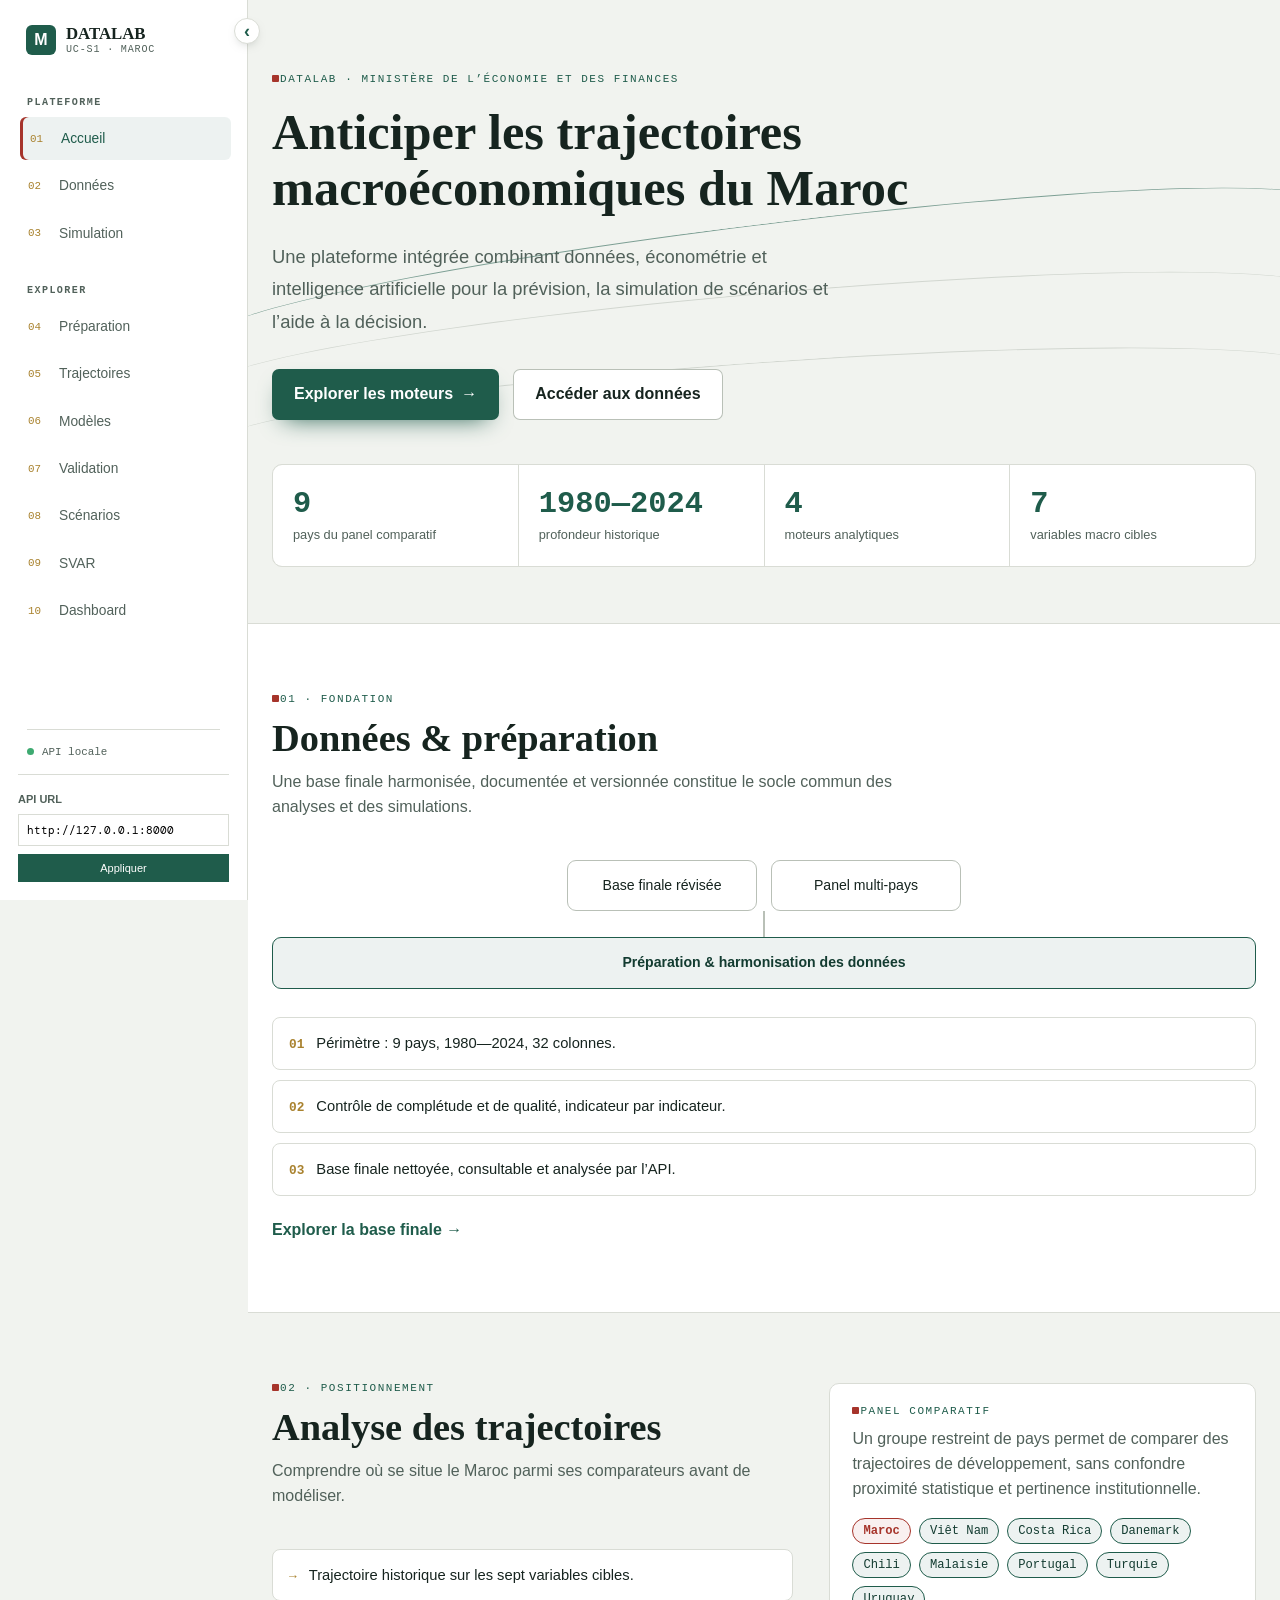
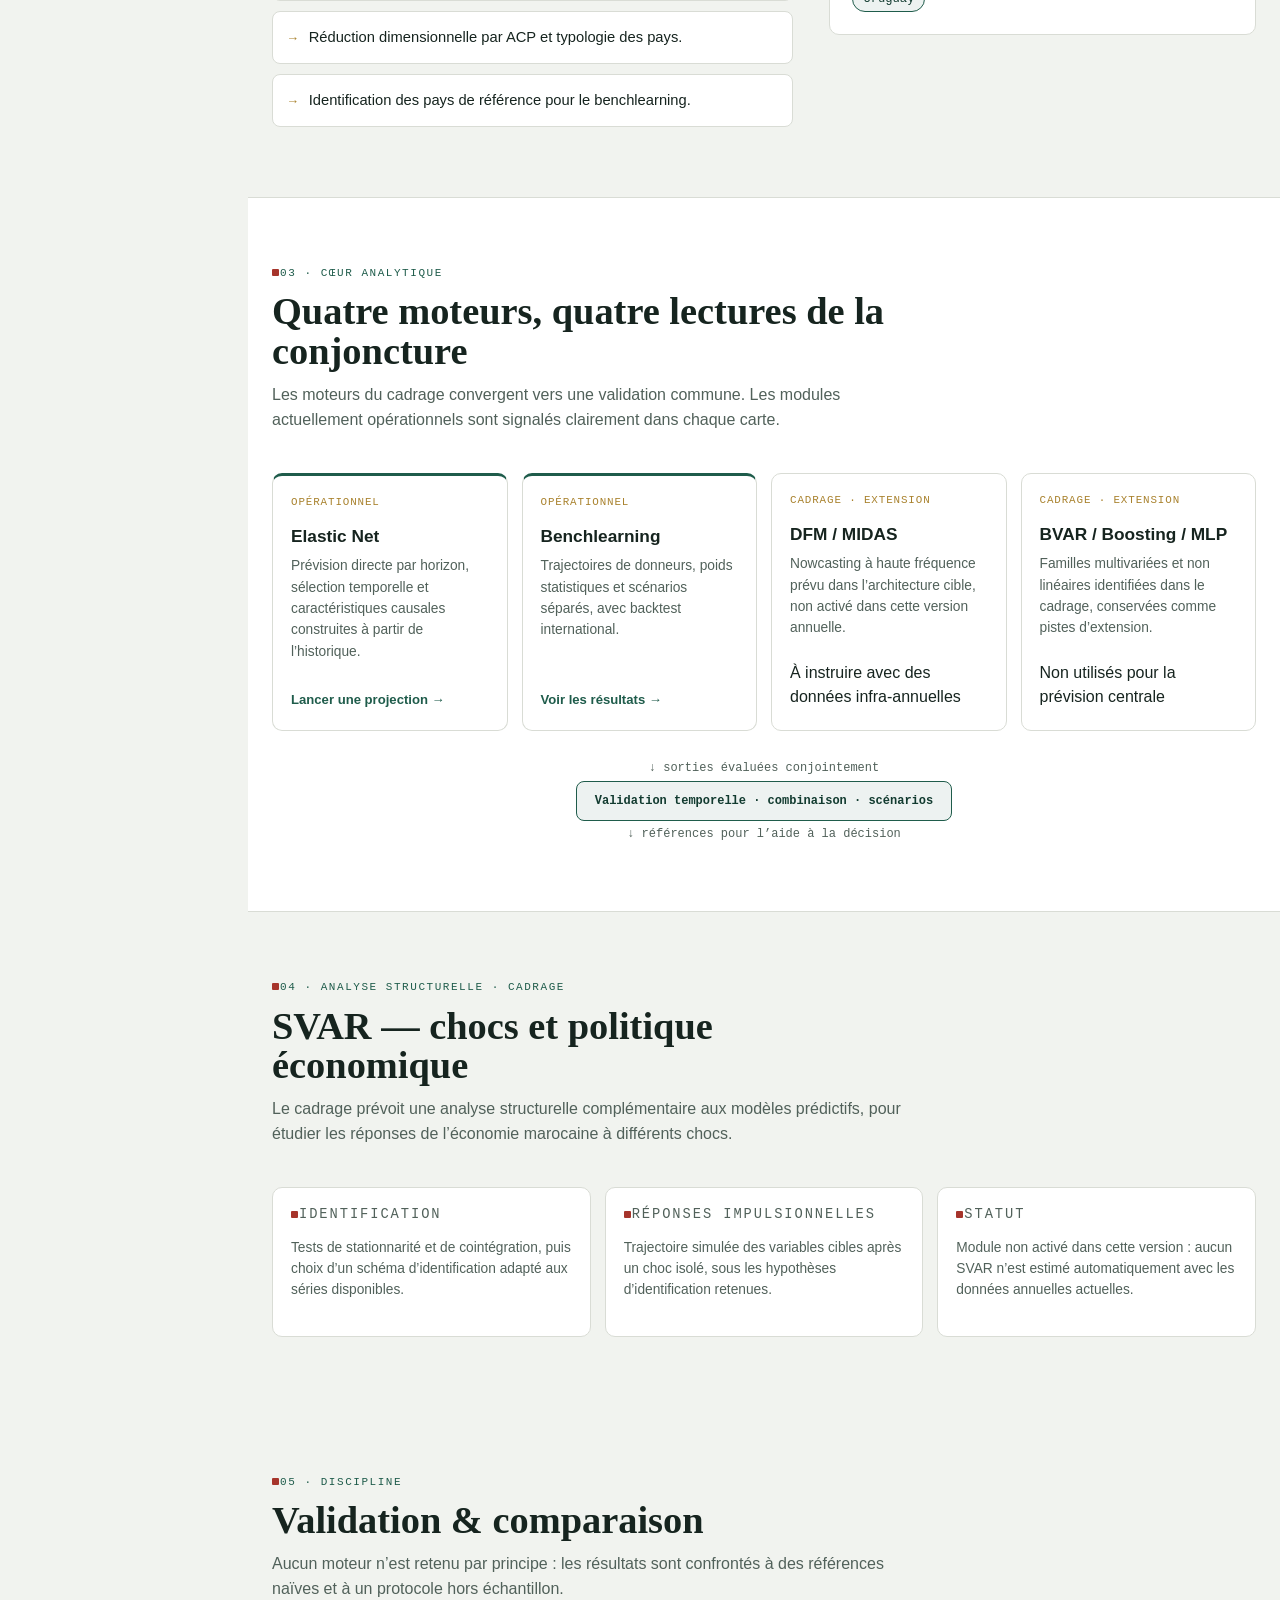
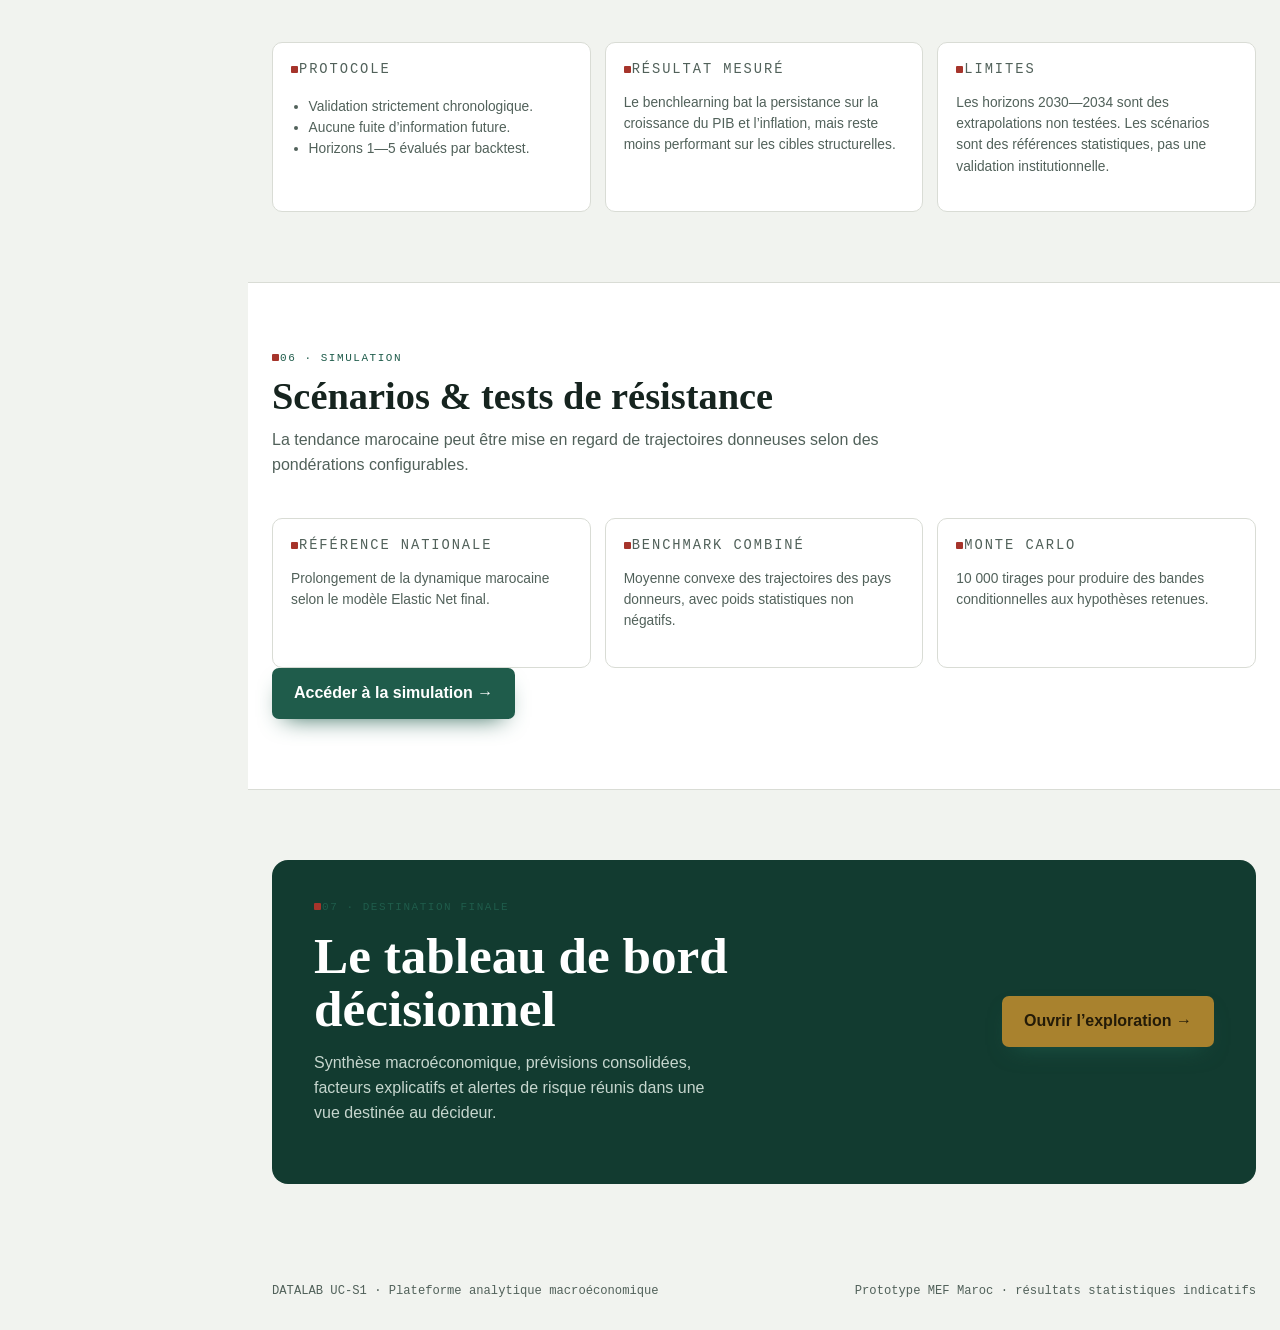
<file: interface/index.html>
<!doctype html>
<html lang="fr">
<head>
  <meta charset="utf-8">
  <meta name="viewport" content="width=device-width, initial-scale=1">
  <title>DATALAB UC-S1 | MEF Maroc</title>
  <link rel="stylesheet" href="styles.css">
</head>
<body class="maquette-home with-sidebar">
  <aside class="side-menu" aria-label="Menu principal"><a class="side-brand" href="index.html"><span class="site-mark">M</span><span>DATALAB<small>UC-S1 · MAROC</small></span></a><p class="side-label">PLATEFORME</p><nav><a class="active" href="index.html"><span>01</span>Accueil</a><a href="data.html"><span>02</span>Données</a><a href="simulation.html"><span>03</span>Simulation</a></nav><p class="side-label">EXPLORER</p><nav><a href="#donnees"><span>04</span>Préparation</a><a href="#trajectoires"><span>05</span>Trajectoires</a><a href="#moteurs"><span>06</span>Modèles</a><a href="#validation"><span>07</span>Validation</a><a href="#scenarios"><span>08</span>Scénarios</a></nav><div class="side-foot"><span class="status-dot online"></span><span>API locale</span></div><div class="api-config-side"><label for="apiUrlInput">API URL</label><input id="apiUrlInput" type="text" placeholder="http://127.0.0.1:8000" value="http://127.0.0.1:8000"><button id="apiUrlButton" class="secondary-button" type="button">Appliquer</button></div></aside>
  <main id="accueil">
    <section class="maquette-hero"><div class="hero-lines" aria-hidden="true"><span></span><span></span><span></span></div><div class="content-wrap hero-content"><p class="eyebrow">DATALAB · MINISTÈRE DE L’ÉCONOMIE ET DES FINANCES</p><h1>Anticiper les trajectoires macroéconomiques du Maroc</h1><p class="hero-lede">Une plateforme intégrée combinant données, économétrie et intelligence artificielle pour la prévision, la simulation de scénarios et l’aide à la décision.</p><div class="hero-actions"><a class="maquette-button primary" href="#moteurs">Explorer les moteurs <span>→</span></a><a class="maquette-button ghost" href="data.html">Accéder aux données</a></div><div class="kpi-band"><div><strong>9</strong><span>pays du panel comparatif</span></div><div><strong>1980—2024</strong><span>profondeur historique</span></div><div><strong>4</strong><span>moteurs analytiques</span></div><div><strong>7</strong><span>variables macro cibles</span></div></div></div></section>
    <section id="donnees" class="maquette-section alt"><div class="content-wrap"><div class="section-head"><p class="eyebrow">01 · FONDATION</p><h2>Données & préparation</h2><p>Une base finale harmonisée, documentée et versionnée constitue le socle commun des analyses et des simulations.</p></div><div class="flow-row"><div class="flow-node">Base finale révisée</div><div class="flow-node">Panel multi-pays</div></div><div class="flow-line"></div><div class="flow-node wide tinted">Préparation & harmonisation des données</div><div class="traj-list"><div><b>01</b><span>Périmètre : 9 pays, 1980—2024, 32 colonnes.</span></div><div><b>02</b><span>Contrôle de complétude et de qualité, indicateur par indicateur.</span></div><div><b>03</b><span>Base finale nettoyée, consultable et analysée par l’API.</span></div></div><a class="inline-link" href="data.html">Explorer la base finale →</a></div></section>
    <section id="trajectoires" class="maquette-section"><div class="content-wrap two-columns"><div><div class="section-head"><p class="eyebrow">02 · POSITIONNEMENT</p><h2>Analyse des trajectoires</h2><p>Comprendre où se situe le Maroc parmi ses comparateurs avant de modéliser.</p></div><div class="traj-list"><div><b>→</b><span>Trajectoire historique sur les sept variables cibles.</span></div><div><b>→</b><span>Réduction dimensionnelle par ACP et typologie des pays.</span></div><div><b>→</b><span>Identification des pays de référence pour le benchlearning.</span></div></div></div><div class="country-panel"><p class="eyebrow">PANEL COMPARATIF</p><p>Un groupe restreint de pays permet de comparer des trajectoires de développement, sans confondre proximité statistique et pertinence institutionnelle.</p><div class="chips"><span class="focus">Maroc</span><span>Viêt Nam</span><span>Costa Rica</span><span>Danemark</span><span>Chili</span><span>Malaisie</span><span>Portugal</span><span>Turquie</span><span>Uruguay</span></div></div></div></section>
    <section id="moteurs" class="maquette-section alt"><div class="content-wrap"><div class="section-head"><p class="eyebrow">03 · CŒUR ANALYTIQUE</p><h2>Quatre moteurs, quatre lectures de la conjoncture</h2><p>Les moteurs du cadrage convergent vers une validation commune. Les modules actuellement opérationnels sont signalés clairement dans chaque carte.</p></div><div class="engine-grid"><article class="engine-card active"><p class="engine-tag">OPÉRATIONNEL</p><h3>Elastic Net</h3><p>Prévision directe par horizon, sélection temporelle et caractéristiques causales construites à partir de l’historique.</p><a href="simulation.html">Lancer une projection →</a></article><article class="engine-card active"><p class="engine-tag">OPÉRATIONNEL</p><h3>Benchlearning</h3><p>Trajectoires de donneurs, poids statistiques et scénarios séparés, avec backtest international.</p><a href="#validation">Voir les résultats →</a></article><article class="engine-card"><p class="engine-tag">CADRAGE · EXTENSION</p><h3>DFM / MIDAS</h3><p>Nowcasting à haute fréquence prévu dans l’architecture cible, non activé dans cette version annuelle.</p><span>À instruire avec des données infra-annuelles</span></article><article class="engine-card"><p class="engine-tag">CADRAGE · EXTENSION</p><h3>BVAR / Boosting / MLP</h3><p>Familles multivariées et non linéaires identifiées dans le cadrage, conservées comme pistes d’extension.</p><span>Non utilisés pour la prévision centrale</span></article></div><div class="convergence"><span>↓ sorties évaluées conjointement</span><strong>Validation temporelle · combinaison · scénarios</strong><span>↓ références pour l’aide à la décision</span></div></div></section>
    <section id="svar" class="maquette-section"><div class="content-wrap"><div class="section-head"><p class="eyebrow">04 · ANALYSE STRUCTURELLE · CADRAGE</p><h2>SVAR — chocs et politique économique</h2><p>Le cadrage prévoit une analyse structurelle complémentaire aux modèles prédictifs, pour étudier les réponses de l’économie marocaine à différents chocs.</p></div><div class="preview-grid"><article><p class="eyebrow">IDENTIFICATION</p><p>Tests de stationnarité et de cointégration, puis choix d’un schéma d’identification adapté aux séries disponibles.</p></article><article><p class="eyebrow">RÉPONSES IMPULSIONNELLES</p><p>Trajectoire simulée des variables cibles après un choc isolé, sous les hypothèses d’identification retenues.</p></article><article><p class="eyebrow">STATUT</p><p>Module non activé dans cette version : aucun SVAR n’est estimé automatiquement avec les données annuelles actuelles.</p></article></div></div></section>
    <section id="validation" class="maquette-section"><div class="content-wrap"><div class="section-head"><p class="eyebrow">05 · DISCIPLINE</p><h2>Validation & comparaison</h2><p>Aucun moteur n’est retenu par principe : les résultats sont confrontés à des références naïves et à un protocole hors échantillon.</p></div><div class="preview-grid"><article><p class="eyebrow">PROTOCOLE</p><ul><li>Validation strictement chronologique.</li><li>Aucune fuite d’information future.</li><li>Horizons 1—5 évalués par backtest.</li></ul></article><article><p class="eyebrow">RÉSULTAT MESURÉ</p><p>Le benchlearning bat la persistance sur la croissance du PIB et l’inflation, mais reste moins performant sur les cibles structurelles.</p></article><article><p class="eyebrow">LIMITES</p><p>Les horizons 2030—2034 sont des extrapolations non testées. Les scénarios sont des références statistiques, pas une validation institutionnelle.</p></article></div></div></section>
    <section id="scenarios" class="maquette-section alt"><div class="content-wrap"><div class="section-head"><p class="eyebrow">06 · SIMULATION</p><h2>Scénarios & tests de résistance</h2><p>La tendance marocaine peut être mise en regard de trajectoires donneuses selon des pondérations configurables.</p></div><div class="preview-grid"><article><p class="eyebrow">RÉFÉRENCE NATIONALE</p><p>Prolongement de la dynamique marocaine selon le modèle Elastic Net final.</p></article><article><p class="eyebrow">BENCHMARK COMBINÉ</p><p>Moyenne convexe des trajectoires des pays donneurs, avec poids statistiques non négatifs.</p></article><article><p class="eyebrow">MONTE CARLO</p><p>10 000 tirages pour produire des bandes conditionnelles aux hypothèses retenues.</p></article></div><a class="maquette-button primary" href="simulation.html">Accéder à la simulation →</a></div></section>
    <section id="dashboard" class="maquette-section"><div class="content-wrap dashboard-cta"><div><p class="eyebrow">07 · DESTINATION FINALE</p><h2>Le tableau de bord décisionnel</h2><p>Synthèse macroéconomique, prévisions consolidées, facteurs explicatifs et alertes de risque réunis dans une vue destinée au décideur.</p></div><a class="maquette-button primary" href="data.html">Ouvrir l’exploration →</a></div></section>
  </main>
  <footer class="site-footer content-wrap"><span>DATALAB UC-S1 · Plateforme analytique macroéconomique</span><span>Prototype MEF Maroc · résultats statistiques indicatifs</span></footer>
  <script src="api-config.js"></script>
  <script src="sidebar.js"></script>
</body>
</html>
</file>
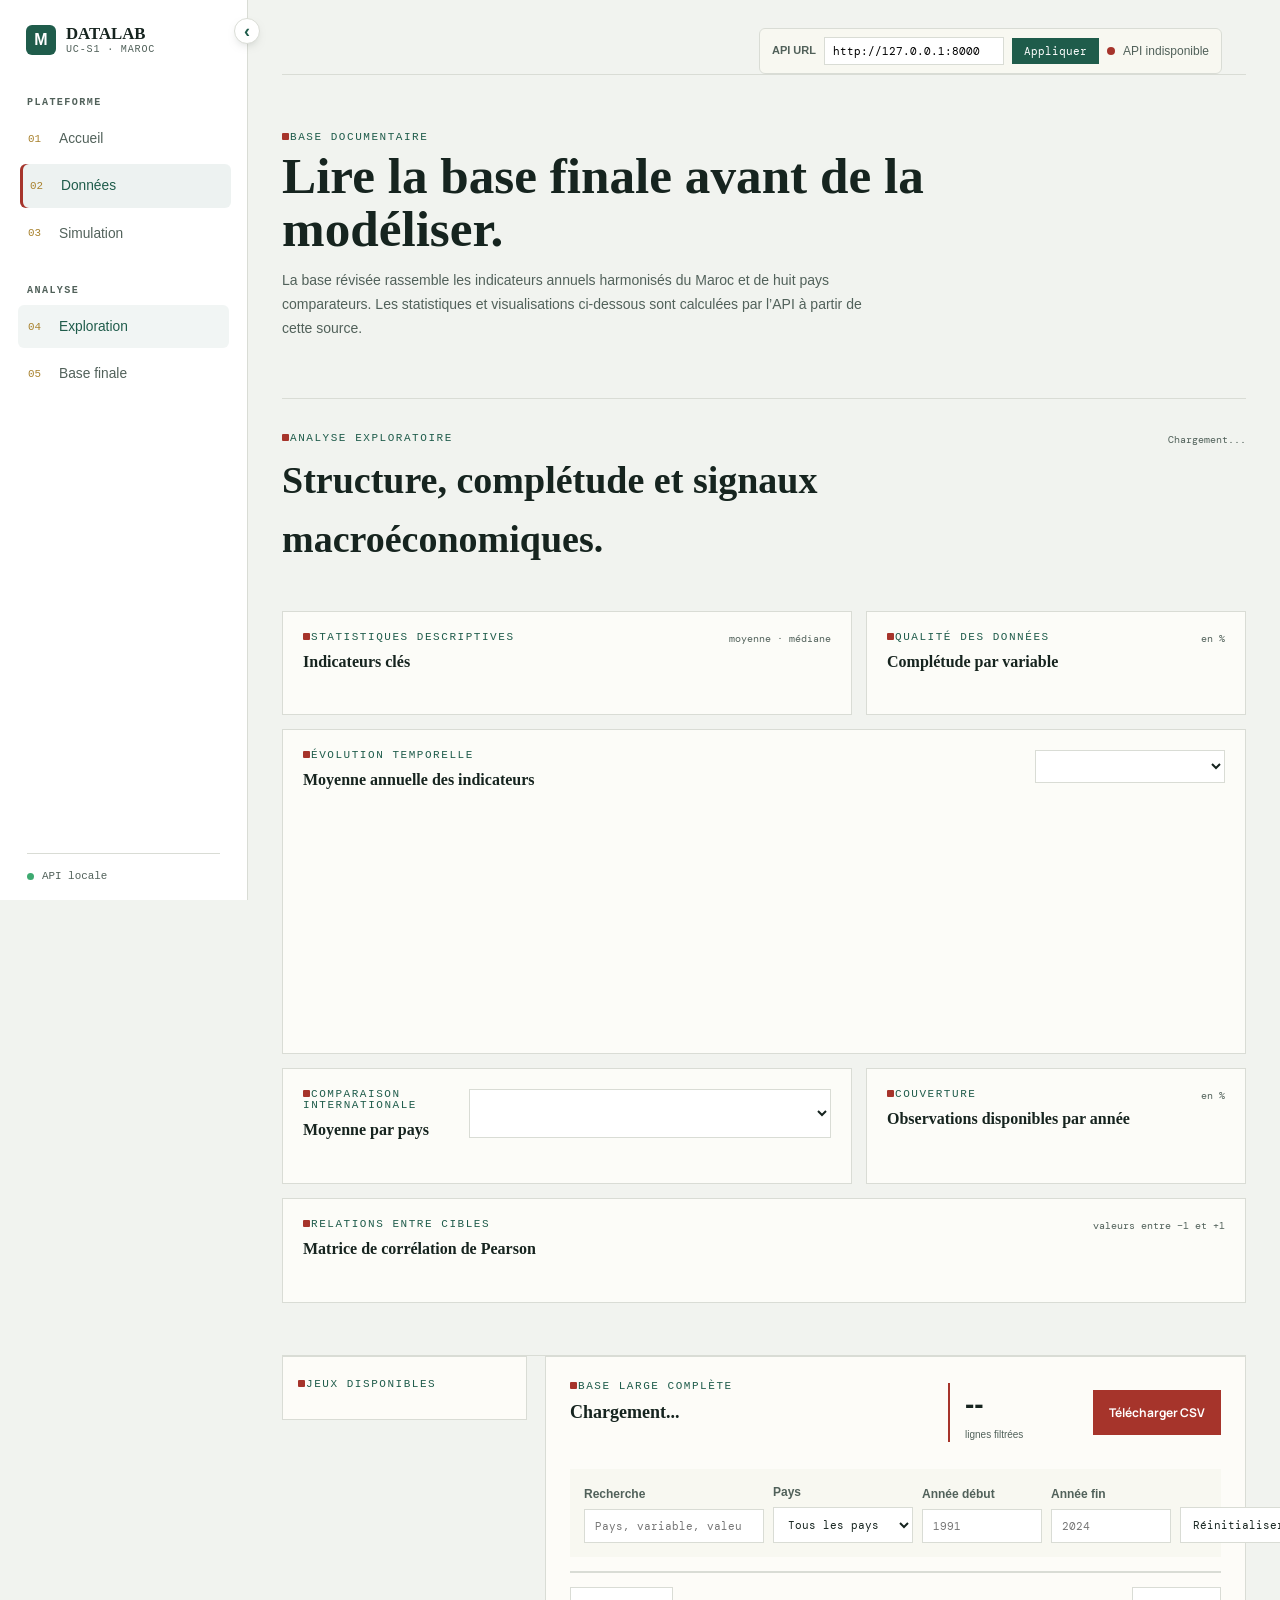
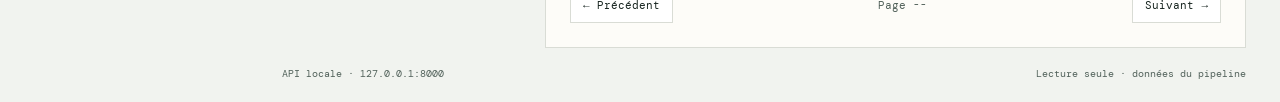
<file: interface/data.html>
<!doctype html>
<html lang="fr">
<head>
  <meta charset="utf-8">
  <meta name="viewport" content="width=device-width, initial-scale=1">
  <title>MEF Maroc | Données</title>
  <link rel="stylesheet" href="styles.css">
  <link rel="stylesheet" href="data.css">
</head>
<body class="with-sidebar">
  <aside class="side-menu" aria-label="Menu principal"><a class="side-brand" href="index.html"><span class="site-mark">M</span><span>DATALAB<small>UC-S1 · MAROC</small></span></a><p class="side-label">PLATEFORME</p><nav><a href="index.html"><span>01</span>Accueil</a><a class="active" href="data.html"><span>02</span>Données</a><a href="simulation.html"><span>03</span>Simulation</a></nav><p class="side-label">ANALYSE</p><nav><a class="active-soft" href="#analysisTitle"><span>04</span>Exploration</a><a href="#datasetTitle"><span>05</span>Base finale</a></nav><div class="side-foot"><span class="status-dot online"></span><span>API locale</span></div></aside>
  <main class="shell data-shell">
    <header class="site-nav"><div class="site-nav-inner"><a class="site-brand" href="index.html" aria-label="Datalab UC-S1, accueil"><span class="site-mark">M</span><span>DATALAB<small>UC-S1 · MAROC</small></span></a><nav class="site-links" aria-label="Navigation principale"><a href="index.html">Accueil</a><a class="current" href="data.html">Données</a><a href="simulation.html">Simulation</a></nav><div class="api-config"><label for="apiUrlInput">API URL</label><input id="apiUrlInput" type="text" placeholder="http://127.0.0.1:8000" value="http://127.0.0.1:8000"><button id="apiUrlButton" class="secondary-button" type="button">Appliquer</button><div class="api-status" id="apiStatus"><span class="status-dot"></span><span>Connexion...</span></div></div></div></header>

    <section class="data-intro">
      <p class="eyebrow">BASE DOCUMENTAIRE</p>
      <h2>Lire la base finale avant de la modéliser.</h2>
      <p class="lede">La base révisée rassemble les indicateurs annuels harmonisés du Maroc et de huit pays comparateurs. Les statistiques et visualisations ci-dessous sont calculées par l’API à partir de cette source.</p>
    </section>

    <section class="analysis-section" aria-labelledby="analysisTitle">
      <div class="analysis-heading"><div><p class="eyebrow">ANALYSE EXPLORATOIRE</p><h3 id="analysisTitle">Structure, complétude et signaux macroéconomiques.</h3></div><span id="analysisScope" class="analysis-scope">Chargement...</span></div>
      <div id="analysisError" class="analysis-error" hidden></div>
      <div class="kpi-grid" id="analysisKpis"></div>
      <div class="analysis-grid">
        <section class="chart-panel"><div class="chart-heading"><div><p class="eyebrow">STATISTIQUES DESCRIPTIVES</p><h4>Indicateurs clés</h4></div><span class="chart-note">moyenne · médiane</span></div><div id="summaryChart" class="summary-chart"></div></section>
        <section class="chart-panel"><div class="chart-heading"><div><p class="eyebrow">QUALITÉ DES DONNÉES</p><h4>Complétude par variable</h4></div><span class="chart-note">en %</span></div><div id="missingChart" class="missing-chart"></div></section>
      </div>
      <section class="chart-panel trend-panel"><div class="chart-heading"><div><p class="eyebrow">ÉVOLUTION TEMPORELLE</p><h4>Moyenne annuelle des indicateurs</h4></div><select id="trendIndicator" aria-label="Indicateur de tendance"></select></div><div id="trendChart" class="trend-chart"></div></section>
      <div class="analysis-grid additional-analysis"><section class="chart-panel"><div class="chart-heading"><div><p class="eyebrow">COMPARAISON INTERNATIONALE</p><h4>Moyenne par pays</h4></div><select id="countryIndicator" aria-label="Indicateur par pays"></select></div><div id="countryChart" class="country-chart"></div></section><section class="chart-panel"><div class="chart-heading"><div><p class="eyebrow">COUVERTURE</p><h4>Observations disponibles par année</h4></div><span class="chart-note">en %</span></div><div id="coverageChart" class="coverage-chart"></div></section></div>
      <section class="chart-panel correlation-panel"><div class="chart-heading"><div><p class="eyebrow">RELATIONS ENTRE CIBLES</p><h4>Matrice de corrélation de Pearson</h4></div><span class="chart-note">valeurs entre −1 et +1</span></div><div id="correlationChart" class="correlation-chart"></div></section>
    </section>

    <section class="dataset-layout">
      <aside class="dataset-sidebar">
        <p class="eyebrow">JEUX DISPONIBLES</p>
        <div id="datasetList" class="dataset-list"></div>
      </aside>
      <section class="data-viewer">
        <div class="viewer-heading"><div><p class="eyebrow" id="datasetEyebrow">BASE LARGE COMPLÈTE</p><h3 id="datasetTitle">Chargement...</h3><p id="datasetDescription" class="field-note"></p></div><div class="viewer-actions"><div class="row-count"><strong id="rowCount">--</strong><span>lignes filtrées</span></div><button id="downloadButton" class="primary-button" type="button">Télécharger CSV</button></div></div>
        <div class="filters">
          <label>Recherche<input id="searchInput" type="search" placeholder="Pays, variable, valeur..."></label>
          <label>Pays<select id="countryFilter"><option value="">Tous les pays</option></select></label>
          <label>Année début<input id="yearStart" type="number" placeholder="1991"></label>
          <label>Année fin<input id="yearEnd" type="number" placeholder="2024"></label>
          <button id="resetFilters" class="secondary-button" type="button">Réinitialiser</button>
        </div>
        <div class="data-table-wrap"><table class="data-table"><thead id="dataHead"></thead><tbody id="dataBody"></tbody></table><div id="dataEmpty" class="data-empty" hidden>Aucune observation ne correspond aux filtres.</div></div>
        <div class="pagination"><button id="previousPage" class="secondary-button" type="button">← Précédent</button><span id="pageInfo">Page --</span><button id="nextPage" class="secondary-button" type="button">Suivant →</button></div>
      </section>
    </section>
    <footer><span>API locale · <span id="apiEndpoint">127.0.0.1:8000</span></span><span id="dataStatus">Lecture seule · données du pipeline</span></footer>
  </main>
  <script src="api-config.js"></script><script src="data.js"></script><script src="sidebar.js"></script>
</body>
</html>
</file>
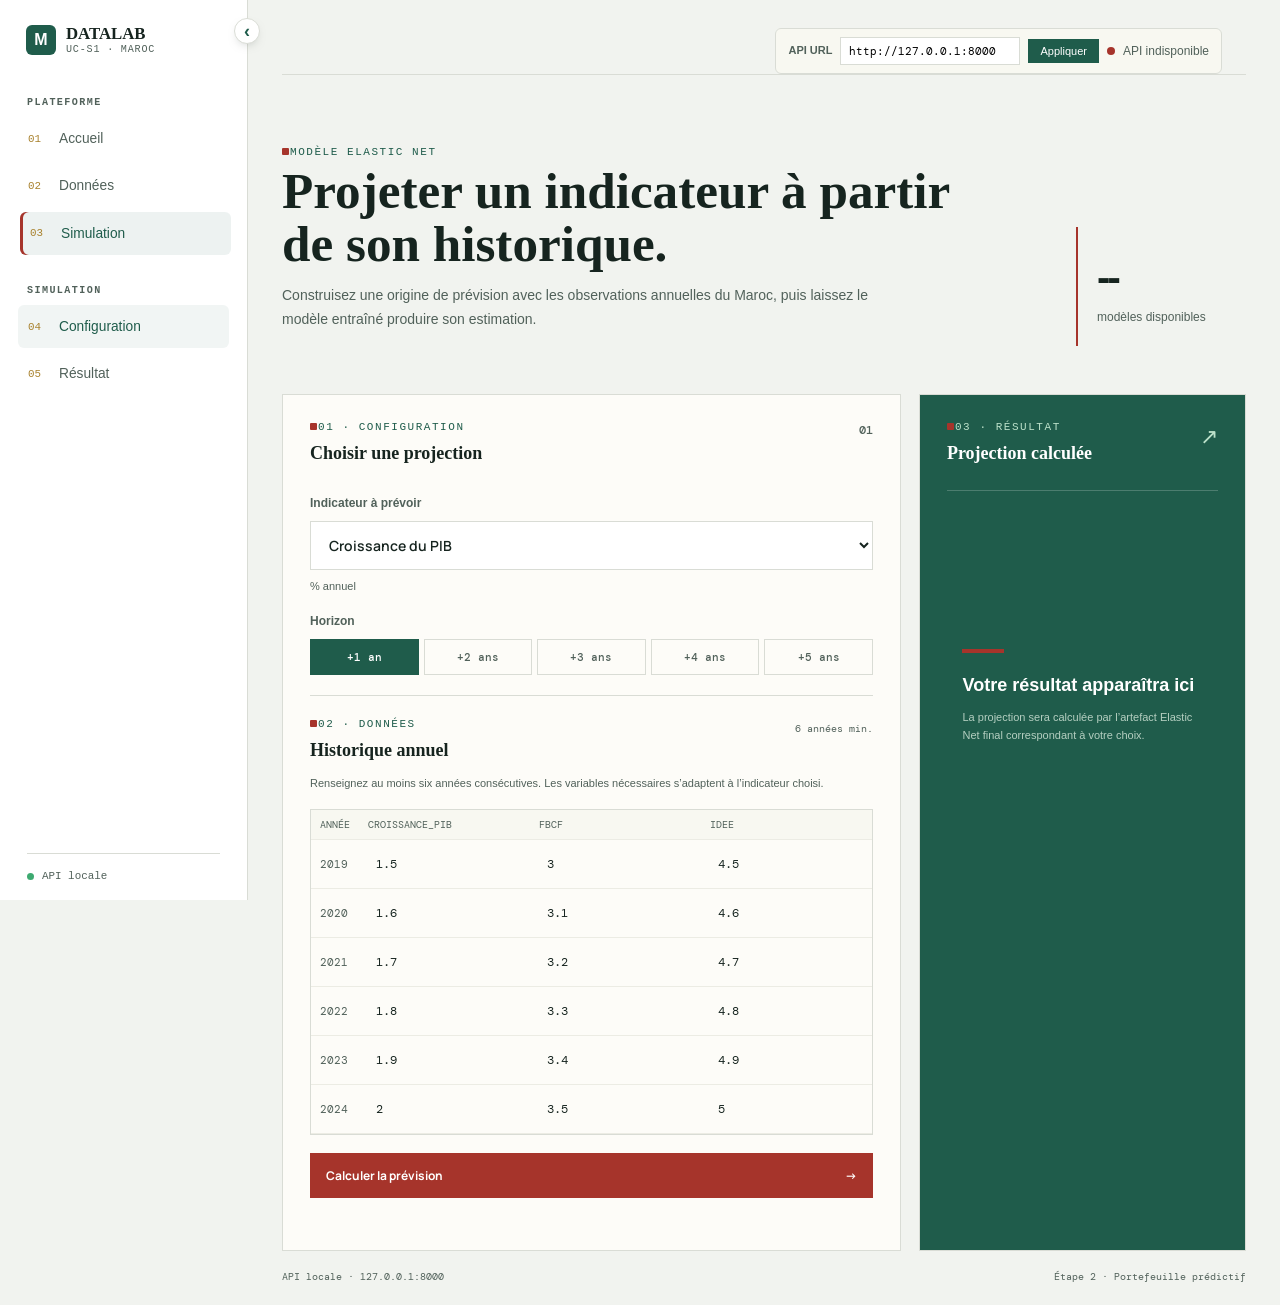
<file: interface/simulation.html>
<!doctype html>
<html lang="fr">
<head>
  <meta charset="utf-8">
  <meta name="viewport" content="width=device-width, initial-scale=1">
  <title>MEF Maroc | Simulation</title>
  <link rel="stylesheet" href="styles.css">
</head>
<body class="with-sidebar">
  <aside class="side-menu" aria-label="Menu principal"><a class="side-brand" href="index.html"><span class="site-mark">M</span><span>DATALAB<small>UC-S1 · MAROC</small></span></a><p class="side-label">PLATEFORME</p><nav><a href="index.html"><span>01</span>Accueil</a><a href="data.html"><span>02</span>Données</a><a class="active" href="simulation.html"><span>03</span>Simulation</a></nav><p class="side-label">SIMULATION</p><nav><a class="active-soft" href="#forecastForm"><span>04</span>Configuration</a><a href="#resultContent"><span>05</span>Résultat</a></nav><div class="side-foot"><span class="status-dot online"></span><span>API locale</span></div></aside>
  <main class="shell">
    <header class="site-nav"><div class="site-nav-inner"><a class="site-brand" href="index.html" aria-label="Datalab UC-S1, accueil"><span class="site-mark">M</span><span>DATALAB<small>UC-S1 · MAROC</small></span></a><nav class="site-links" aria-label="Navigation principale"><a href="index.html">Accueil</a><a href="data.html">Données</a><a class="current" href="simulation.html">Simulation</a></nav><div class="api-config"><label for="apiUrlInput">API URL</label><input id="apiUrlInput" type="text" placeholder="http://127.0.0.1:8000" value="http://127.0.0.1:8000"><button id="apiUrlButton" class="secondary-button" type="button">Appliquer</button><div class="api-status" id="apiStatus"><span class="status-dot"></span><span>Connexion...</span></div></div></div></header>

    <section class="intro"><div><p class="eyebrow">MODÈLE ELASTIC NET</p><h2>Projeter un indicateur à partir de son historique.</h2><p class="lede">Construisez une origine de prévision avec les observations annuelles du Maroc, puis laissez le modèle entraîné produire son estimation.</p></div><div class="model-count"><strong id="modelCount">--</strong><span>modèles disponibles</span></div></section>
    <section class="workspace">
      <form class="panel form-panel" id="forecastForm">
        <div class="panel-heading"><div><p class="eyebrow">01 · CONFIGURATION</p><h3>Choisir une projection</h3></div><span class="step-number">01</span></div>
        <label for="target">Indicateur à prévoir</label><select id="target" name="target"></select><p class="field-note" id="targetUnit"></p>
        <label for="horizon">Horizon</label><div class="segmented" id="horizonGroup" role="group" aria-label="Horizon de prévision"><button type="button" data-horizon="1" class="active">+1 an</button><button type="button" data-horizon="2">+2 ans</button><button type="button" data-horizon="3">+3 ans</button><button type="button" data-horizon="4">+4 ans</button><button type="button" data-horizon="5">+5 ans</button></div>
        <div class="form-divider"></div><div class="panel-heading compact"><div><p class="eyebrow">02 · DONNÉES</p><h3>Historique annuel</h3></div><span class="required">6 années min.</span></div><p class="field-note">Renseignez au moins six années consécutives. Les variables nécessaires s’adaptent à l’indicateur choisi.</p>
        <div class="history-table-wrap"><table><thead><tr><th>Année</th><th id="columnOne">Indicateur</th><th id="columnTwo">Variable 2</th><th id="columnThree">Variable 3</th></tr></thead><tbody id="historyBody"></tbody></table></div><button class="primary-button" type="submit"><span>Calculer la prévision</span><span aria-hidden="true">→</span></button><p class="error-message" id="errorMessage" role="alert"></p>
      </form>
      <aside class="panel result-panel" aria-live="polite"><div class="panel-heading"><div><p class="eyebrow">03 · RÉSULTAT</p><h3>Projection calculée</h3></div><span class="result-icon">↗</span></div><div class="result-empty" id="resultEmpty"><span class="empty-line"></span><p>Votre résultat apparaîtra ici</p><small>La projection sera calculée par l’artefact Elastic Net final correspondant à votre choix.</small></div><div class="result-content" id="resultContent" hidden><p class="result-label" id="resultTarget">CROISSANCE DU PIB</p><div class="result-value"><strong id="predictionValue">--</strong><span id="predictionUnit">%</span></div><div class="result-meta"><span>Année projetée</span><strong id="targetYear">--</strong></div><div class="result-meta"><span>Origine</span><strong id="originYear">--</strong></div><div class="result-meta"><span>Modèle</span><strong>Elastic Net final</strong></div><div class="confidence-note"><span>i</span><p>Résultat statistique indicatif. Il ne constitue pas une prévision institutionnellement validée.</p></div></div></aside>
    </section>
    <footer><span>API locale · <span id="apiEndpoint">127.0.0.1:8000</span></span><span>Étape 2 · Portefeuille prédictif</span></footer>
  </main>
  <script src="api-config.js"></script><script src="app.js"></script><script src="sidebar.js"></script>
</body>
</html>
</file>
<file: interface/styles.css>
@import url('https://fonts.googleapis.com/css2?family=DM+Mono:wght@400;500&family=Manrope:wght@400;500;600;700;800&display=swap');

:root { --ink: #17201f; --muted: #74807b; --paper: #f5f3ed; --panel: #fffefa; --line: #deded4; --green: #176b54; --green-soft: #e5f1eb; --orange: #d66b35; }
* { box-sizing: border-box; }
body { margin: 0; min-width: 320px; color: var(--ink); background: radial-gradient(circle at 90% 5%, #dfece3 0, transparent 28%), var(--paper); font-family: Manrope, sans-serif; }
.shell { max-width: 1240px; margin: 0 auto; padding: 28px 34px 22px; }
.topbar, .intro, .workspace, footer, .panel-heading, .result-meta { display: flex; }
.topbar { align-items: center; gap: 13px; border-bottom: 1px solid var(--line); padding-bottom: 24px; }
.brand-mark { display: grid; place-items: center; width: 38px; height: 38px; background: var(--green); color: white; font-weight: 800; font-size: 20px; }
.eyebrow { margin: 0 0 7px; color: var(--green); font: 500 11px/1 DM Mono, monospace; letter-spacing: .08em; }
h1, h2, h3, p { margin-top: 0; } h1 { margin-bottom: 0; font-size: 17px; letter-spacing: -.03em; } h2 { max-width: 680px; margin-bottom: 14px; font-size: clamp(28px, 4vw, 52px); line-height: 1.03; letter-spacing: -.065em; } h3 { margin: 0; font-size: 18px; letter-spacing: -.035em; }
.api-status { display: flex; align-items: center; gap: 8px; margin-left: auto; color: var(--muted); font-size: 12px; }.status-dot { width: 8px; height: 8px; border-radius: 50%; background: var(--orange); }.status-dot.online { background: #3eaa71; }
.main-nav { display: flex; align-items: center; gap: 23px; margin-left: auto; }.main-nav a, .text-link { color: var(--muted); font-size: 12px; font-weight: 700; text-decoration: none; }.main-nav a:hover, .main-nav a.active, .text-link:hover { color: var(--green); }.main-nav a.active { border-bottom: 2px solid var(--orange); padding-bottom: 7px; margin-bottom: -9px; }
.intro { align-items: end; justify-content: space-between; gap: 30px; padding: 72px 0 48px; }.lede { max-width: 590px; color: var(--muted); font-size: 14px; line-height: 1.7; }.model-count { display: grid; min-width: 170px; padding: 19px; border-left: 2px solid var(--orange); }.model-count strong { font-size: 40px; letter-spacing: -.07em; }.model-count span { color: var(--muted); font-size: 12px; }
.workspace { align-items: stretch; gap: 18px; }.panel { border: 1px solid var(--line); background: rgba(255,254,250,.88); }.form-panel { flex: 1.35; padding: 27px; }.result-panel { flex: .65; min-width: 310px; padding: 27px; background: var(--green); color: white; }.panel-heading { align-items: flex-start; justify-content: space-between; margin-bottom: 26px; }.panel-heading.compact { margin: 23px 0 10px; }.step-number, .result-icon { color: var(--muted); font: 500 12px DM Mono, monospace; }.result-icon { color: #bce1ca; font-size: 22px; }
label { display: block; margin: 0 0 8px; color: var(--muted); font-size: 12px; font-weight: 700; } select { width: 100%; padding: 13px 14px; border: 1px solid var(--line); border-radius: 0; color: var(--ink); background: white; font: 600 14px Manrope, sans-serif; }.field-note { margin: 8px 0 18px; color: var(--muted); font-size: 11px; line-height: 1.5; }.segmented { display: flex; gap: 5px; margin-bottom: 20px; }.segmented button { flex: 1; padding: 10px 4px; border: 1px solid var(--line); background: transparent; color: var(--muted); cursor: pointer; font: 500 11px DM Mono, monospace; }.segmented button.active { border-color: var(--green); color: white; background: var(--green); }.form-divider { height: 1px; background: var(--line); }.required { padding-top: 3px; color: var(--muted); font: 10px DM Mono, monospace; }.history-table-wrap { overflow-x: auto; border: 1px solid var(--line); } table { width: 100%; min-width: 520px; border-collapse: collapse; } th, td { padding: 8px 9px; border-bottom: 1px solid #ecece4; text-align: left; } th { color: var(--muted); background: #f8f8f1; font: 10px DM Mono, monospace; text-transform: uppercase; } td:first-child { color: var(--muted); font: 11px DM Mono, monospace; } td input { width: 100%; min-width: 95px; padding: 7px; border: 1px solid transparent; background: transparent; color: var(--ink); font: 12px DM Mono, monospace; } td input:focus { outline: 1px solid var(--green); background: white; }.primary-button { display: flex; justify-content: space-between; width: 100%; margin-top: 18px; padding: 14px 16px; border: 0; background: var(--orange); color: white; cursor: pointer; font: 700 12px Manrope, sans-serif; }.primary-button:disabled { opacity: .6; cursor: wait; }.error-message { min-height: 15px; margin: 10px 0 0; color: #b43c2c; font-size: 11px; }
.result-panel .panel-heading { border-bottom: 1px solid rgba(255,255,255,.2); padding-bottom: 22px; }.result-panel .eyebrow { color: #bce1ca; }.result-panel h3 { color: white; }.result-empty { display: grid; place-content: center; min-height: 360px; }.empty-line { display: block; width: 42px; height: 4px; margin-bottom: 19px; background: var(--orange); }.result-empty p { margin-bottom: 9px; font-size: 18px; font-weight: 700; }.result-empty small { max-width: 240px; color: #b5cfc1; font-size: 11px; line-height: 1.6; }.result-content { padding-top: 42px; }.result-label { color: #bce1ca; font: 11px DM Mono, monospace; }.result-value { display: flex; align-items: baseline; gap: 8px; padding: 7px 0 37px; }.result-value strong { font-size: clamp(44px, 5vw, 72px); letter-spacing: -.08em; }.result-value span { color: #bce1ca; font: 14px DM Mono, monospace; }.result-meta { justify-content: space-between; padding: 13px 0; border-top: 1px solid rgba(255,255,255,.2); color: #b5cfc1; font-size: 11px; }.result-meta strong { color: white; font-weight: 600; }.confidence-note { display: flex; gap: 10px; margin-top: 34px; padding: 13px; background: rgba(0,0,0,.12); color: #c7ded1; font-size: 10px; line-height: 1.5; }.confidence-note span { display: grid; flex: 0 0 16px; place-items: center; height: 16px; border: 1px solid #a7cdb7; border-radius: 50%; font: 10px DM Mono, monospace; }.confidence-note p { margin: 0; }
footer { justify-content: space-between; padding-top: 19px; color: var(--muted); font: 10px DM Mono, monospace; }
.home-hero { display: grid; grid-template-columns: minmax(0, 1fr) 210px; gap: 70px; align-items: end; min-height: 530px; padding: 82px 0 84px; border-bottom: 1px solid var(--line); background: linear-gradient(135deg, transparent 0 58%, rgba(214,107,53,.08) 58% 100%); }.hero-copy h2 { max-width: 760px; margin-bottom: 22px; font-size: clamp(42px, 7vw, 86px); }.hero-lede { max-width: 640px; color: var(--muted); font-size: 16px; line-height: 1.75; }.hero-actions { display: flex; align-items: center; gap: 25px; margin-top: 31px; }.hero-button { display: inline-flex; width: 205px; margin-top: 0; text-decoration: none; }.hero-index { display: grid; grid-template-columns: 1fr 1fr; gap: 4px 17px; padding: 16px 0 0 18px; border-left: 2px solid var(--orange); }.hero-index .index-label { grid-column: 1 / -1; margin-bottom: 12px; color: var(--green); font: 500 11px/1 DM Mono, monospace; }.hero-index strong { color: var(--green); font-size: 30px; letter-spacing: -.06em; }.hero-index span:not(.index-label) { align-self: center; color: var(--muted); font-size: 11px; line-height: 1.3; }
.home-section { padding: 72px 0; border-bottom: 1px solid var(--line); }.section-intro { display: grid; grid-template-columns: 1fr 2fr; gap: 30px; margin-bottom: 34px; }.section-intro h3 { max-width: 620px; font-size: clamp(28px, 4vw, 48px); line-height: 1.05; }.stage-grid { display: grid; grid-template-columns: repeat(3, 1fr); gap: 14px; }.stage-card { min-height: 275px; padding: 22px; border: 1px solid var(--line); background: rgba(255,254,250,.72); }.stage-card-featured { border-top: 3px solid var(--orange); background: var(--green); color: white; }.stage-number { display: block; margin-bottom: 44px; color: var(--orange); font: 500 13px DM Mono, monospace; }.stage-card-featured .eyebrow, .stage-card-featured a { color: #bce1ca; }.stage-card h4 { margin: 0 0 12px; font-size: 21px; letter-spacing: -.04em; }.stage-card p:not(.eyebrow) { min-height: 70px; color: var(--muted); font-size: 12px; line-height: 1.65; }.stage-card-featured p:not(.eyebrow) { color: #d0e3d7; }.stage-card a { color: var(--green); font-size: 11px; font-weight: 700; text-decoration: none; }.stage-card a span { color: var(--orange); }.stage-status { color: var(--muted); font: 10px DM Mono, monospace; }.model-section { display: grid; grid-template-columns: 1fr 2fr; gap: 30px; }.model-section .section-intro { display: block; margin: 0; }.model-list { display: grid; grid-template-columns: 1fr 1fr; border-top: 1px solid var(--line); }.model-list div { padding: 20px 18px 20px 0; border-bottom: 1px solid var(--line); }.model-list strong, .model-list span { display: block; }.model-list strong { margin-bottom: 8px; color: var(--green); font-size: 16px; }.model-list span { color: var(--muted); font-size: 12px; line-height: 1.6; }.signal-section { display: grid; grid-template-columns: 1fr 1fr; gap: 50px; align-items: end; background: var(--green); color: white; padding-left: 30px; padding-right: 30px; }.signal-section .eyebrow { color: #bce1ca; }.signal-section h3 { max-width: 550px; font-size: clamp(27px, 4vw, 46px); line-height: 1.08; letter-spacing: -.05em; }.signal-section > p { max-width: 470px; color: #d0e3d7; font-size: 13px; line-height: 1.8; }
.scope-content { display: grid; grid-template-columns: 1fr 1.3fr; gap: 55px; align-items: start; }.scope-content > p { max-width: 480px; margin: 0; color: var(--muted); font-size: 14px; line-height: 1.8; }.country-strip { display: flex; flex-wrap: wrap; gap: 9px; }.country-strip span:not(.country-label) { padding: 8px 10px; border: 1px solid var(--line); background: white; color: var(--green); font: 11px DM Mono, monospace; }.country-label { width: 100%; margin-bottom: 3px; color: var(--orange); font: 500 10px DM Mono, monospace; }.safeguard-grid { display: grid; grid-template-columns: repeat(3, 1fr); gap: 14px; }.safeguard-grid article { padding: 20px; border-top: 2px solid var(--green); background: rgba(255,254,250,.72); }.safeguard-grid article > span { color: var(--orange); font: 500 12px DM Mono, monospace; }.safeguard-grid h4 { margin: 29px 0 10px; font-size: 17px; }.safeguard-grid p { margin: 0; color: var(--muted); font-size: 12px; line-height: 1.7; }
@media (max-width: 780px) { .shell { padding: 20px 16px; }.intro { display: block; padding: 48px 0 32px; }.model-count { margin-top: 28px; }.workspace { display: block; }.result-panel { min-width: 0; margin-top: 16px; }.form-panel, .result-panel { padding: 20px; } footer { display: block; line-height: 2; }.segmented button { font-size: 10px; } }
@media (max-width: 780px) { .main-nav { gap: 12px; }.main-nav a { font-size: 10px; }.home-hero { display: block; min-height: 0; padding: 62px 0 54px; background: linear-gradient(135deg, transparent 0 72%, rgba(214,107,53,.08) 72% 100%); }.hero-copy h2 { font-size: clamp(40px, 12vw, 66px); }.hero-lede { font-size: 14px; }.hero-index { max-width: 290px; margin-top: 55px; }.section-intro, .model-section, .signal-section { display: block; }.section-intro h3 { margin-top: 22px; }.stage-grid { grid-template-columns: 1fr; }.stage-card { min-height: 0; }.stage-number { margin-bottom: 30px; }.model-list { margin-top: 34px; }.signal-section { padding: 45px 22px; }.signal-section > p { margin-top: 28px; } }
@media (max-width: 780px) { .scope-content { display: block; }.scope-content > p { margin-bottom: 32px; }.safeguard-grid { grid-template-columns: 1fr; } }
@media (max-width: 560px) { .topbar { flex-wrap: wrap; }.main-nav { order: 3; width: 100%; justify-content: space-between; margin-top: 12px; }.api-status { margin-left: auto; }.main-nav a.active { margin-bottom: -2px; padding-bottom: 5px; }.hero-actions { align-items: flex-start; flex-direction: column; }.model-list { grid-template-columns: 1fr; } }

html { scroll-behavior: smooth; }
button:focus-visible, a:focus-visible, select:focus-visible, input:focus-visible { outline: 3px solid rgba(214,107,53,.55); outline-offset: 3px; }
.brand-mark { flex: 0 0 38px; text-decoration: none; transition: background .2s ease, transform .2s ease; }
.brand-mark:hover { background: var(--orange); transform: translateY(-2px); }
.main-nav a, .text-link { transition: color .2s ease; }
.segmented button, .primary-button, .secondary-button { transition: border-color .2s ease, background .2s ease, color .2s ease, transform .2s ease; }
.segmented button:hover { border-color: var(--green); color: var(--green); }
.primary-button:hover { background: #b95729; transform: translateY(-1px); }
.primary-button:disabled { transform: none; }
@media (max-width: 900px) {
	.shell { padding: 24px 22px 20px; }
	.topbar { flex-wrap: wrap; }
	.main-nav { order: 3; width: 100%; justify-content: flex-end; margin-top: 14px; }
	.main-nav a.active { margin-bottom: -2px; padding-bottom: 5px; }
	.intro { display: block; padding: 54px 0 34px; }
	.model-count { margin-top: 28px; }
	.workspace { display: block; }
	.result-panel { min-width: 0; margin-top: 16px; }
	.form-panel, .result-panel { padding: 22px; }
	footer { display: block; line-height: 2; }
}
@media (max-width: 560px) {
	.shell { padding: 18px 16px; }
	.topbar { gap: 10px; }
	.brand-mark { flex-basis: 34px; width: 34px; height: 34px; font-size: 17px; }
	.topbar h1 { font-size: 15px; }
	.main-nav { justify-content: space-between; margin-top: 11px; }
	.main-nav a { font-size: 10px; }
	.api-status { font-size: 11px; }
}

/* Datalab visual system: shared by the homepage, data explorer and simulation. */
:root { --bg: #f1f3ef; --surface: #ffffff; --ink: #16241f; --muted: #51615a; --green: #1f5c4b; --green-dark: #123b30; --green-soft: #1f5c4b14; --orange: #a6342b; --gold: #a9822e; --line: #d9dcd5; --line-strong: #b9c0b7; --shadow: 0 12px 28px -18px rgba(18,32,26,.35); --serif: Spectral, Georgia, serif; --sans: 'IBM Plex Sans', -apple-system, BlinkMacSystemFont, 'Segoe UI', sans-serif; --mono: 'IBM Plex Mono', 'SFMono-Regular', Consolas, monospace; }
body { background: var(--bg); color: var(--ink); font-family: var(--sans); line-height: 1.55; }
h1, h2, h3, h4 { font-family: var(--serif); color: var(--ink); letter-spacing: 0; }
.eyebrow { color: var(--green); font-family: var(--mono); letter-spacing: .14em; text-transform: uppercase; }
.eyebrow::before { content: ''; display: inline-block; width: 7px; height: 7px; margin-right: 1px; border-radius: 1px; background: var(--orange); }
.content-wrap { width: min(1180px, calc(100% - 48px)); margin-inline: auto; }
.site-nav { position: sticky; top: 0; z-index: 40; border-bottom: 1px solid var(--line); background: rgba(241,243,239,.9); backdrop-filter: blur(10px); }
.site-nav-inner { display: flex; align-items: center; gap: 20px; width: min(1180px, calc(100% - 48px)); min-height: 62px; margin-inline: auto; }
.site-brand { display: flex; align-items: center; gap: 10px; color: var(--ink); font: 600 1.05rem var(--serif); text-decoration: none; white-space: nowrap; }
.site-brand small { display: block; color: var(--muted); font: 400 .65rem var(--mono); letter-spacing: .08em; text-transform: uppercase; }
.site-mark { display: grid; place-items: center; width: 30px; height: 30px; border-radius: 6px; background: var(--green); color: white; font: 700 16px var(--sans); }
.site-links { display: flex; flex-wrap: wrap; gap: 2px; margin-left: auto; }
.site-links a { padding: 8px 12px; border-radius: 6px; color: var(--muted); font-size: .86rem; font-weight: 500; text-decoration: none; transition: background .15s, color .15s; }
.site-links a:hover, .site-links a.current { background: var(--green-soft); color: var(--green); }
.site-cta, .site-mobile-link { padding: 9px 16px; border-radius: 6px; background: var(--green); color: white; font-size: .82rem; font-weight: 600; text-decoration: none; white-space: nowrap; }
.site-mobile-link { display: none; }
.api-config { display: flex; align-items: center; gap: 8px; margin-left: 16px; padding: 8px 12px; background: #f8f8f1; border-radius: 6px; border: 1px solid var(--line); }
.api-config label { margin: 0; font-size: 11px; color: var(--muted); white-space: nowrap; font-weight: 600; }
.api-config input { width: 180px; padding: 6px 8px; border: 1px solid var(--line); font: 11px DM Mono, monospace; background: white; }
.api-config button { padding: 6px 12px; margin: 0; font-size: 11px; white-space: nowrap; background: var(--green); color: white; border: none; cursor: pointer; }
.api-config button:hover { background: #2d5a3d; }
.api-config-side { margin-top: 16px; padding-top: 16px; border-top: 1px solid var(--line); }
.api-config-side label { display: block; margin-bottom: 6px; font-size: 11px; color: var(--muted); font-weight: 600; }
.api-config-side input { width: 100%; padding: 8px; border: 1px solid var(--line); font: 11px DM Mono, monospace; margin-bottom: 8px; background: white; }
.api-config-side button { width: 100%; padding: 8px; margin: 0; font-size: 11px; background: var(--green); color: white; border: none; cursor: pointer; }
.api-config-side button:hover { background: #2d5a3d; }
.maquette-home { min-width: 320px; }
.maquette-hero { position: relative; overflow: hidden; padding: 74px 0 56px; }
.hero-lines { position: absolute; inset: 0; opacity: .55; pointer-events: none; }
.hero-lines span { position: absolute; left: -4%; width: 108%; height: 90px; border-top: 1px solid var(--line-strong); border-radius: 50%; transform: rotate(-5deg); }
.hero-lines span:nth-child(1) { top: 47%; }.hero-lines span:nth-child(2) { top: 58%; transform: rotate(-4deg); }.hero-lines span:nth-child(3) { top: 36%; border-color: var(--green); transform: rotate(-7deg); }
.hero-content { position: relative; max-width: 1180px; }
.hero-content h1 { max-width: 760px; margin: .4em 0 .5em; font-size: clamp(2.1rem, 4.6vw, 3.15rem); line-height: 1.1; }
.hero-lede { max-width: 56ch; margin-bottom: 30px; color: var(--muted); font-size: 1.15rem; }
.hero-actions { display: flex; flex-wrap: wrap; gap: 14px; }
.maquette-button { display: inline-flex; align-items: center; gap: 8px; padding: 13px 22px; border-radius: 7px; font-weight: 600; text-decoration: none; transition: transform .15s, box-shadow .15s; }
.maquette-button:hover { transform: translateY(-1px); }.maquette-button.primary { background: var(--green); color: white; box-shadow: 0 10px 24px -12px var(--green); }.maquette-button.ghost { background: var(--surface); color: var(--ink); box-shadow: 0 0 0 1px var(--line-strong) inset; }
.kpi-band { display: grid; grid-template-columns: repeat(4, 1fr); gap: 1px; margin-top: 44px; overflow: hidden; border: 1px solid var(--line); border-radius: 10px; background: var(--line); }.kpi-band > div { padding: 22px 20px; background: var(--surface); }.kpi-band strong, .kpi-band span { display: block; }.kpi-band strong { color: var(--green); font: 600 1.9rem var(--mono); }.kpi-band span { margin-top: 4px; color: var(--muted); font-size: .8rem; }
.maquette-section { padding: 70px 0; scroll-margin-top: 76px; }.maquette-section.alt { border-block: 1px solid var(--line); background: var(--surface); }.section-head { max-width: 640px; margin-bottom: 40px; }.section-head h2 { margin: .35em 0 .3em; font-size: clamp(1.7rem, 3vw, 2.45rem); }.section-head p:not(.eyebrow) { color: var(--muted); }
.flow-row { display: flex; flex-wrap: wrap; justify-content: center; gap: 14px; }.flow-node { min-width: 190px; padding: 14px 20px; border: 1px solid var(--line-strong); border-radius: 9px; background: var(--surface); font-size: .88rem; font-weight: 500; text-align: center; }.flow-node.wide { min-width: 320px; }.flow-node.tinted { border-color: var(--green); background: var(--green-soft); color: var(--green-dark); font-weight: 600; }.flow-line { width: 2px; height: 26px; margin: 0 auto; background: var(--line-strong); }
.traj-list { display: grid; gap: 10px; margin-top: 28px; }.traj-list > div { display: flex; align-items: baseline; gap: 12px; padding: 14px 16px; border: 1px solid var(--line); border-radius: 8px; background: var(--surface); font-size: .92rem; }.traj-list b { color: var(--gold); font: 600 .8rem var(--mono); }.inline-link { display: inline-block; margin-top: 22px; color: var(--green); font-weight: 600; text-decoration: none; }.two-columns { display: grid; grid-template-columns: 1.1fr .9fr; gap: 36px; align-items: start; }.country-panel { padding: 22px; border: 1px solid var(--line); border-radius: 10px; background: var(--surface); }.country-panel p:not(.eyebrow) { margin-top: 10px; color: var(--muted); }.chips { display: flex; flex-wrap: wrap; gap: 8px; margin-top: 14px; }.chips span { padding: 5px 10px; border: 1px solid var(--green); border-radius: 999px; background: var(--green-soft); color: var(--green-dark); font: .76rem var(--mono); }.chips .focus { border-color: var(--orange); background: #a6342b12; color: var(--orange); font-weight: 600; }
.engine-grid, .preview-grid { display: grid; grid-template-columns: repeat(4, 1fr); gap: 14px; }.preview-grid { grid-template-columns: repeat(3, 1fr); }.engine-card, .preview-grid article { display: flex; flex-direction: column; gap: 8px; padding: 20px 18px; border: 1px solid var(--line); border-radius: 10px; background: var(--surface); }.engine-card.active { border-top: 3px solid var(--green); }.engine-card h3 { margin: 0; font: 700 1.08rem var(--sans); }.engine-card p, .preview-grid p, .preview-grid li { color: var(--muted); font-size: .86rem; }.engine-card a { margin-top: auto; color: var(--green); font-size: .82rem; font-weight: 600; text-decoration: none; }.engine-tag { color: var(--gold) !important; font: .68rem var(--mono) !important; letter-spacing: .08em; text-transform: uppercase; }.convergence { display: grid; gap: 6px; justify-items: center; margin: 30px auto 0; text-align: center; color: var(--muted); font: .75rem var(--mono); }.convergence strong { padding: 12px 18px; border: 1px solid var(--green); border-radius: 8px; background: var(--green-soft); color: var(--green-dark); }
.preview-grid article { min-height: 150px; }.preview-grid ul { margin: 4px 0 0; padding-left: 1.1em; }.dashboard-cta { display: flex; align-items: center; justify-content: space-between; gap: 32px; padding: 42px; border-radius: 16px; background: var(--green-dark); }.dashboard-cta h2 { margin: .35em 0 .3em; color: white; }.dashboard-cta p:not(.eyebrow) { max-width: 46ch; color: #c6d6ce; }.dashboard-cta .maquette-button { flex: 0 0 auto; background: var(--gold); color: #241b08; }.site-footer { display: flex; justify-content: space-between; flex-wrap: wrap; gap: 10px; padding: 30px 0; color: var(--muted); font: .76rem var(--mono); }
@media (max-width: 900px) { .site-cta { display: none; }.site-mobile-link { display: inline-block; margin-left: auto; }.site-links { margin-left: 0; }.engine-grid { grid-template-columns: 1fr 1fr; }.two-columns { grid-template-columns: 1fr; } }
@media (max-width: 720px) { .kpi-band { grid-template-columns: 1fr 1fr; }.preview-grid { grid-template-columns: 1fr; }.dashboard-cta { display: block; padding: 30px 24px; }.dashboard-cta .maquette-button { margin-top: 18px; } }
@media (max-width: 520px) { .content-wrap, .site-nav-inner { width: calc(100% - 32px); }.site-nav-inner { gap: 10px; min-height: 58px; }.site-brand { font-size: .95rem; }.site-links { gap: 0; }.site-links a { padding: 7px 8px; font-size: .72rem; }.api-config { display: none; }.maquette-hero { padding: 56px 0 40px; }.maquette-section { padding: 48px 0; }.hero-lede { font-size: 1rem; }.engine-grid { grid-template-columns: 1fr; }.flow-node, .flow-node.wide { width: 100%; min-width: 0; }.site-footer { display: block; line-height: 2; } }
.maquette-home .site-mobile-link { display: none; }
@media (max-width: 520px) { .maquette-home .site-nav-inner { min-height: 58px; }.maquette-home .site-links { margin-left: auto; }.maquette-home .site-links a:nth-child(n+4) { display: none; }.maquette-home .site-links a { padding-inline: 6px; font-size: .68rem; }.maquette-home .site-mobile-link { display: inline-block; padding: 7px 9px; font-size: .7rem; } }

/* Persistent workspace navigation. */
.with-sidebar { padding-left: 248px; }
.side-menu { position: fixed; inset: 0 auto 0 0; z-index: 50; display: flex; flex-direction: column; width: 248px; padding: 24px 18px 18px; border-right: 1px solid var(--line); background: var(--surface); }
.side-brand { display: flex; align-items: center; gap: 10px; margin: 0 8px 42px; color: var(--ink); font: 600 1.05rem var(--serif); text-decoration: none; }
.side-brand small { display: block; color: var(--muted); font: 400 .63rem var(--mono); letter-spacing: .08em; text-transform: uppercase; }
.side-label { margin: 0 9px 9px; color: var(--muted); font: 600 .63rem var(--mono); letter-spacing: .14em; }
.side-menu nav { display: grid; gap: 4px; margin-bottom: 30px; }
.side-menu nav a { display: flex; align-items: center; gap: 11px; padding: 11px 10px; border-radius: 6px; color: var(--muted); font-size: .86rem; font-weight: 500; text-decoration: none; transition: background .15s, color .15s, transform .15s; }
.side-menu nav a span { min-width: 20px; color: var(--gold); font: .68rem var(--mono); }
.side-menu nav a:hover, .side-menu nav a.active { background: var(--green-soft); color: var(--green); transform: translateX(2px); }
.side-menu nav a.active { box-shadow: inset 3px 0 var(--orange); }
.side-menu nav a.active-soft { color: var(--green); background: rgba(31,92,75,.06); }
.side-foot { display: flex; align-items: center; gap: 8px; margin: auto 9px 0; padding-top: 16px; border-top: 1px solid var(--line); color: var(--muted); font: .68rem var(--mono); }
.side-foot .status-dot { width: 7px; height: 7px; }
.with-sidebar .site-nav-inner { width: min(1180px, calc(100% - 48px)); }
.with-sidebar .site-nav { z-index: 40; }
.maquette-home .site-nav { display: none; }
.with-sidebar:not(.maquette-home) .site-brand, .with-sidebar:not(.maquette-home) .site-links, .with-sidebar:not(.maquette-home) .site-cta, .with-sidebar:not(.maquette-home) .site-mobile-link { display: none; }
.with-sidebar:not(.maquette-home) .site-nav-inner { justify-content: flex-end; min-height: 38px; }
.side-toggle { position: absolute; top: 18px; right: -13px; z-index: 2; display: grid; place-items: center; width: 26px; height: 26px; padding: 0; border: 1px solid var(--line); border-radius: 50%; background: var(--surface); color: var(--green); cursor: pointer; font: 700 18px/1 var(--sans); box-shadow: 0 4px 12px -7px rgba(18,32,26,.5); }
.side-toggle:hover { background: var(--green); color: white; }
.side-menu, .with-sidebar { transition: width .22s ease, padding .22s ease; }
.with-sidebar.sidebar-collapsed { padding-left: 76px; }
.sidebar-collapsed .side-menu { width: 76px; padding-inline: 10px; }
.sidebar-collapsed .side-brand { justify-content: center; margin-inline: 0; }.sidebar-collapsed .side-brand > span:last-child, .sidebar-collapsed .side-brand small, .sidebar-collapsed .side-label, .sidebar-collapsed .side-menu nav a:not(.active-soft) { font-size: 0; }.sidebar-collapsed .side-brand > span:last-child { display: none; }.sidebar-collapsed .side-menu nav a { justify-content: center; padding-inline: 8px; }.sidebar-collapsed .side-menu nav a span { min-width: 0; font-size: .68rem; }.sidebar-collapsed .side-menu nav a.active-soft { font-size: 0; }.sidebar-collapsed .side-foot { justify-content: center; font-size: 0; margin-inline: 0; }.sidebar-collapsed .side-toggle { right: -13px; }.sidebar-collapsed .side-toggle span { transform: none; }
@media (max-width: 900px) { .with-sidebar { padding-left: 0; }.side-menu { position: relative; inset: auto; width: 100%; min-height: 0; padding: 12px 16px 10px; border-right: 0; border-bottom: 1px solid var(--line); }.side-brand { margin: 0 0 12px; }.side-menu .side-label, .side-menu .side-foot { display: none; }.side-menu nav { display: flex; flex-wrap: wrap; gap: 4px; margin: 0; }.side-menu nav a { padding: 7px 9px; font-size: .74rem; }.side-menu nav a span { display: none; }.side-menu nav:nth-of-type(2) { display: none; }.with-sidebar .site-nav { position: sticky; top: 0; } }
@media (max-width: 520px) { .side-menu { padding-inline: 12px; }.side-brand { font-size: .94rem; }.side-menu nav { justify-content: space-between; }.side-menu nav a { padding-inline: 6px; } }
@media (max-width: 900px) { .side-toggle { display: none; }.with-sidebar.sidebar-collapsed { padding-left: 0; }.sidebar-collapsed .side-menu { width: 100%; padding-inline: 16px; }.sidebar-collapsed .side-brand > span:last-child, .sidebar-collapsed .side-label { display: block; }.sidebar-collapsed .side-menu nav a { font-size: .74rem; }.sidebar-collapsed .side-menu nav a span { display: none; } }
</file>
<file: interface/data.css>
.data-shell { max-width: 1440px; }
.nav-link { margin-left: auto; color: var(--green); font-size: 12px; font-weight: 700; text-decoration: none; }
.nav-link span { color: var(--orange); margin-left: 5px; }
.data-intro { padding: 57px 0 43px; }.data-intro h2 { max-width: 760px; }
.analysis-section { padding: 26px 0 42px; border-top: 1px solid var(--line); border-bottom: 1px solid var(--line); }.analysis-heading, .chart-heading { display: flex; justify-content: space-between; gap: 20px; align-items: flex-start; }.analysis-heading h3 { max-width: 660px; margin: 0; font-size: clamp(25px, 3vw, 38px); }.analysis-scope, .chart-note { color: var(--muted); font: 10px DM Mono, monospace; }.analysis-error { margin-top: 15px; padding: 12px; color: #9e3025; background: #fcece8; font-size: 12px; }.kpi-grid { display: grid; grid-template-columns: repeat(4, 1fr); gap: 10px; margin: 28px 0 14px; }.analysis-kpi { padding: 15px 17px; border-left: 2px solid var(--orange); background: rgba(255,254,250,.82); }.analysis-kpi span, .analysis-kpi strong { display: block; }.analysis-kpi span { color: var(--muted); font: 10px DM Mono, monospace; }.analysis-kpi strong { margin-top: 8px; color: var(--green); font-size: 24px; letter-spacing: -.05em; }.analysis-grid { display: grid; grid-template-columns: 1.2fr .8fr; gap: 14px; }.chart-panel { min-width: 0; padding: 20px; border: 1px solid var(--line); background: rgba(255,254,250,.82); }.chart-heading { margin-bottom: 20px; }.chart-heading h4 { margin: 0; font-size: 16px; }.summary-row { display: flex; justify-content: space-between; gap: 15px; padding: 11px 0; border-bottom: 1px solid #ecece4; }.summary-label strong, .summary-label span { display: block; }.summary-label strong { color: var(--green); font: 11px DM Mono, monospace; }.summary-label span { margin-top: 4px; color: var(--muted); font-size: 10px; }.summary-values { display: flex; gap: 13px; color: var(--muted); font-size: 10px; white-space: nowrap; }.summary-values b { color: var(--ink); font: 500 11px DM Mono, monospace; }.missing-row { display: grid; grid-template-columns: 142px 1fr 48px; align-items: center; gap: 8px; margin: 12px 0; color: var(--muted); font: 10px DM Mono, monospace; }.missing-row b { color: var(--green); font-weight: 500; text-align: right; }.bar-track { height: 7px; background: #e7e8df; }.bar-track i { display: block; height: 100%; background: var(--orange); }.trend-panel { margin-top: 14px; }.trend-panel select { width: 190px; padding: 8px 10px; border: 1px solid var(--line); border-radius: 0; background: white; color: var(--ink); font: 10px DM Mono, monospace; }.trend-chart { overflow: hidden; }.trend-chart svg { display: block; width: 100%; min-height: 220px; }.trend-chart line { stroke: var(--line); stroke-width: 1; }.trend-chart polyline { fill: none; stroke: var(--green); stroke-width: 3; stroke-linejoin: round; stroke-linecap: round; }.trend-chart text { fill: var(--muted); font: 10px DM Mono, monospace; }
.dataset-layout { display: grid; grid-template-columns: 245px minmax(0, 1fr); gap: 18px; align-items: start; }
.dataset-sidebar, .data-viewer { border: 1px solid var(--line); background: rgba(255,254,250,.88); }.dataset-sidebar { padding: 22px 15px; }.dataset-list { display: grid; gap: 6px; }.dataset-item { padding: 13px 11px; border: 1px solid transparent; border-left: 2px solid transparent; background: transparent; color: var(--ink); cursor: pointer; text-align: left; }.dataset-item strong, .dataset-item span { display: block; }.dataset-item strong { font-size: 12px; }.dataset-item span { margin-top: 5px; color: var(--muted); font: 10px DM Mono, monospace; }.dataset-item.active { border-color: var(--line); border-left-color: var(--orange); background: white; }
.data-viewer { min-width: 0; padding: 24px; }.viewer-heading { display: flex; justify-content: space-between; gap: 20px; margin-bottom: 24px; }.viewer-heading h3 { margin-bottom: 8px; }.viewer-actions { display: flex; align-items: center; gap: 20px; }.row-count { min-width: 125px; padding-left: 15px; border-left: 2px solid var(--orange); }.row-count strong, .row-count span { display: block; }.row-count strong { font-size: 28px; }.row-count span { color: var(--muted); font-size: 10px; }#downloadButton { width: auto; margin: 0; }
.filters { display: grid; grid-template-columns: minmax(180px, 1.5fr) 140px 120px 120px auto; align-items: end; gap: 9px; padding: 14px; margin-bottom: 14px; background: #f8f8f1; }.filters label { margin: 0; }.filters input, .filters select { display: block; width: 100%; margin-top: 6px; padding: 9px 10px; border: 1px solid var(--line); border-radius: 0; background: white; color: var(--ink); font: 11px DM Mono, monospace; }.secondary-button { padding: 10px 12px; border: 1px solid var(--line); background: white; color: var(--ink); cursor: pointer; font: 11px DM Mono, monospace; }.secondary-button:disabled { cursor: not-allowed; opacity: .4; }
.data-table-wrap { overflow: auto; max-height: 620px; border: 1px solid var(--line); }.data-table { min-width: 940px; width: 100%; border-collapse: collapse; }.data-table th, .data-table td { padding: 9px 10px; border-bottom: 1px solid #ecece4; white-space: nowrap; text-align: left; }.data-table th { position: sticky; top: 0; z-index: 1; background: var(--green); color: white; font: 10px DM Mono, monospace; }.data-table td { color: var(--ink); font: 11px DM Mono, monospace; }.data-table tr:hover td { background: var(--green-soft); }.data-empty { padding: 40px; color: var(--muted); text-align: center; font-size: 12px; }.pagination { display: flex; align-items: center; justify-content: space-between; padding-top: 14px; color: var(--muted); font: 11px DM Mono, monospace; }
@media (max-width: 900px) { .dataset-layout { display: block; }.dataset-sidebar { margin-bottom: 16px; }.dataset-list { grid-template-columns: repeat(2, minmax(0, 1fr)); }.filters { grid-template-columns: repeat(2, minmax(0, 1fr)); }.filters label:first-child { grid-column: 1 / -1; } }
@media (max-width: 900px) { .analysis-grid { grid-template-columns: 1fr; } }
@media (max-width: 560px) { .dataset-list { grid-template-columns: 1fr; }.filters { grid-template-columns: 1fr; }.filters label:first-child { grid-column: auto; }.viewer-heading { display: block; }.row-count { margin-top: 18px; }.nav-link { display: none; } }
@media (max-width: 560px) { .kpi-grid { grid-template-columns: repeat(2, 1fr); }.analysis-heading, .chart-heading { display: block; }.analysis-scope, .chart-note { display: block; margin-top: 11px; }.summary-row { display: block; }.summary-values { margin-top: 8px; }.missing-row { grid-template-columns: 125px 1fr 42px; }.trend-panel select { width: 100%; margin-top: 14px; } }

.analysis-section { padding-top: 34px; padding-bottom: 52px; }
.trend-chart { min-height: 220px; }
.additional-analysis { margin-top: 14px; }.country-chart, .coverage-chart { display: grid; gap: 10px; }.country-row, .coverage-row { display: grid; grid-template-columns: 54px 1fr 58px; align-items: center; gap: 8px; color: var(--muted); font: 10px DM Mono, monospace; }.country-row b, .coverage-row b { color: var(--green); font-weight: 500; text-align: right; }.country-row .bar-track i { background: var(--green); }.coverage-row { grid-template-columns: 45px 1fr 52px; }.coverage-row .bar-track i { background: var(--orange); }.correlation-panel { margin-top: 14px; overflow-x: auto; }.correlation-grid { display: grid; grid-template-columns: 142px repeat(var(--correlation-count), minmax(58px, 1fr)); min-width: 680px; gap: 3px; align-items: stretch; }.correlation-label { padding: 7px 5px; color: var(--muted); font: 9px DM Mono, monospace; text-align: center; writing-mode: vertical-rl; transform: rotate(180deg); }.correlation-label.row-label { display: flex; align-items: center; justify-content: flex-end; padding-right: 8px; writing-mode: horizontal-tb; transform: none; text-align: right; }.correlation-cell { display: grid; min-height: 42px; place-items: center; color: var(--ink); font: 9px DM Mono, monospace; }
@media (max-width: 900px) { .dataset-layout { margin-top: 18px; } }
</file>
